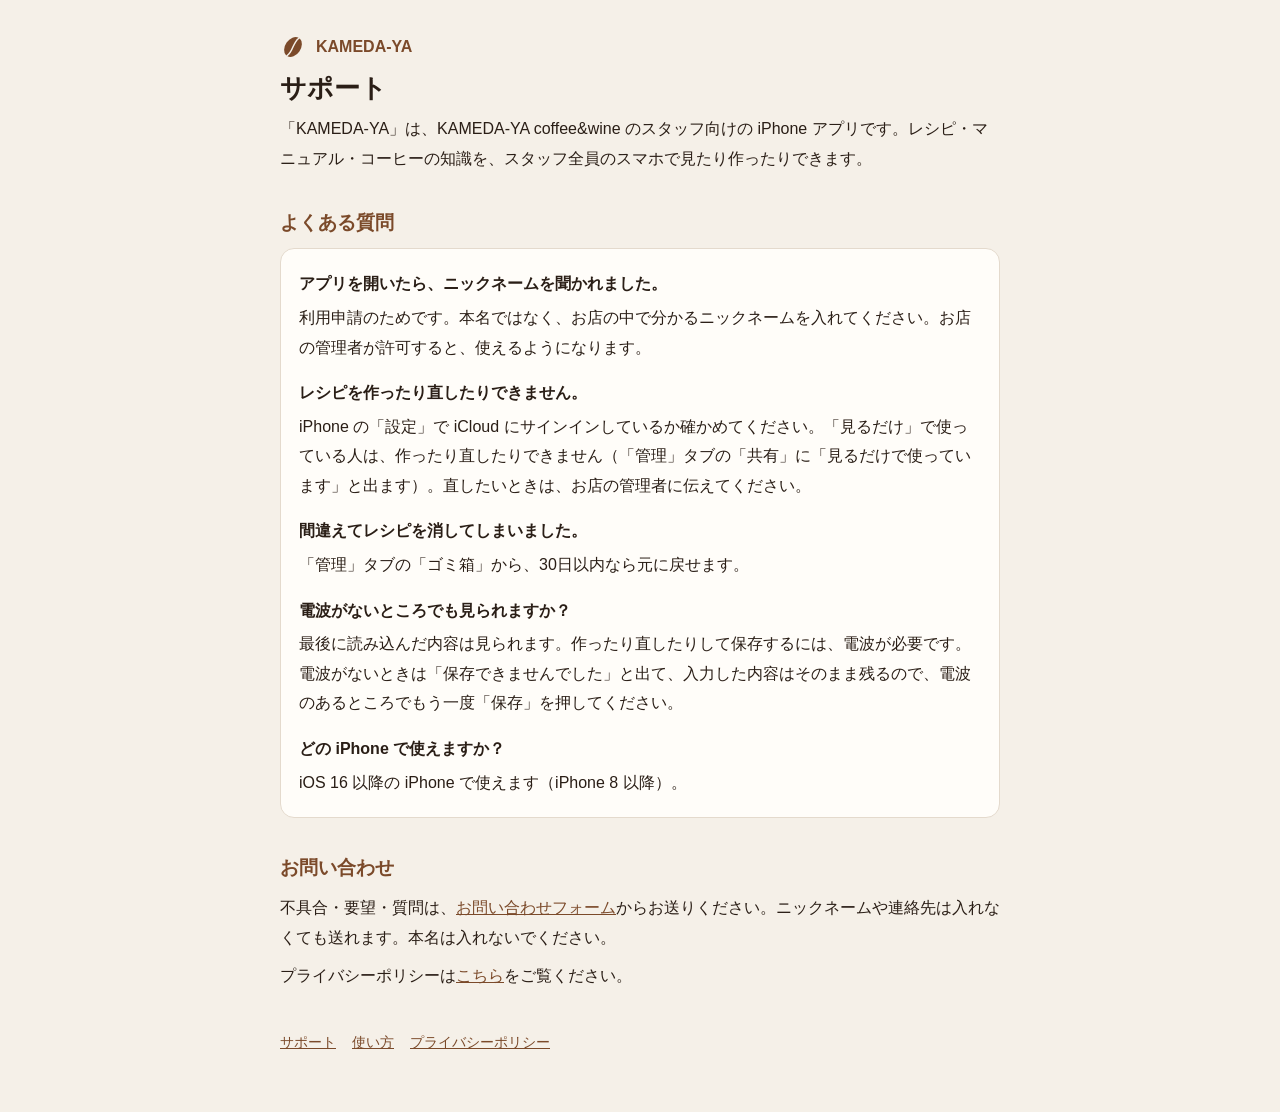
<file: index.html>
<!doctype html>
<html lang="ja">
<head>
<meta charset="utf-8">
<meta name="viewport" content="width=device-width, initial-scale=1">
<title>KAMEDA-YA サポート</title>
<link rel="stylesheet" href="style.css">
</head>
<body>
<main>
<header>
  <svg viewBox="0 0 24 24" aria-hidden="true"><g transform="rotate(35 12 12)" fill="currentColor"><path d="M11.3 2.05 A7.2 10 0 0 0 11.3 21.95 C13.9 17.5 8.7 6.5 11.3 2.05 Z"/><path d="M12.7 2.05 A7.2 10 0 0 1 12.7 21.95 C15.3 17.5 10.1 6.5 12.7 2.05 Z"/></g></svg>
  KAMEDA-YA
</header>
<h1>サポート</h1>
<p>「KAMEDA-YA」は、KAMEDA-YA coffee&amp;wine のスタッフ向けの iPhone アプリです。レシピ・マニュアル・コーヒーの知識を、スタッフ全員のスマホで見たり作ったりできます。</p>

<h2>よくある質問</h2>
<div class="card">
<dl>
  <dt>アプリを開いたら、ニックネームを聞かれました。</dt>
  <dd>利用申請のためです。本名ではなく、お店の中で分かるニックネームを入れてください。お店の管理者が許可すると、使えるようになります。</dd>
  <dt>レシピを作ったり直したりできません。</dt>
  <dd>iPhone の「設定」で iCloud にサインインしているか確かめてください。「見るだけ」で使っている人は、作ったり直したりできません（「管理」タブの「共有」に「見るだけで使っています」と出ます）。直したいときは、お店の管理者に伝えてください。</dd>
  <dt>間違えてレシピを消してしまいました。</dt>
  <dd>「管理」タブの「ゴミ箱」から、30日以内なら元に戻せます。</dd>
  <dt>電波がないところでも見られますか？</dt>
  <dd>最後に読み込んだ内容は見られます。作ったり直したりして保存するには、電波が必要です。電波がないときは「保存できませんでした」と出て、入力した内容はそのまま残るので、電波のあるところでもう一度「保存」を押してください。</dd>
  <dt>どの iPhone で使えますか？</dt>
  <dd>iOS 16 以降の iPhone で使えます（iPhone 8 以降）。</dd>
</dl>
</div>

<h2 id="contact">お問い合わせ</h2>
<p>不具合・要望・質問は、<a href="https://forms.gle/npibHibr62RcUhbM6">お問い合わせフォーム</a>からお送りください。ニックネームや連絡先は入れなくても送れます。本名は入れないでください。</p>
<p>プライバシーポリシーは<a href="privacy.html">こちら</a>をご覧ください。</p>

<nav><a href="index.html">サポート</a><a href="guide.html">使い方</a><a href="privacy.html">プライバシーポリシー</a></nav>
</main>
</body>
</html>
</file>
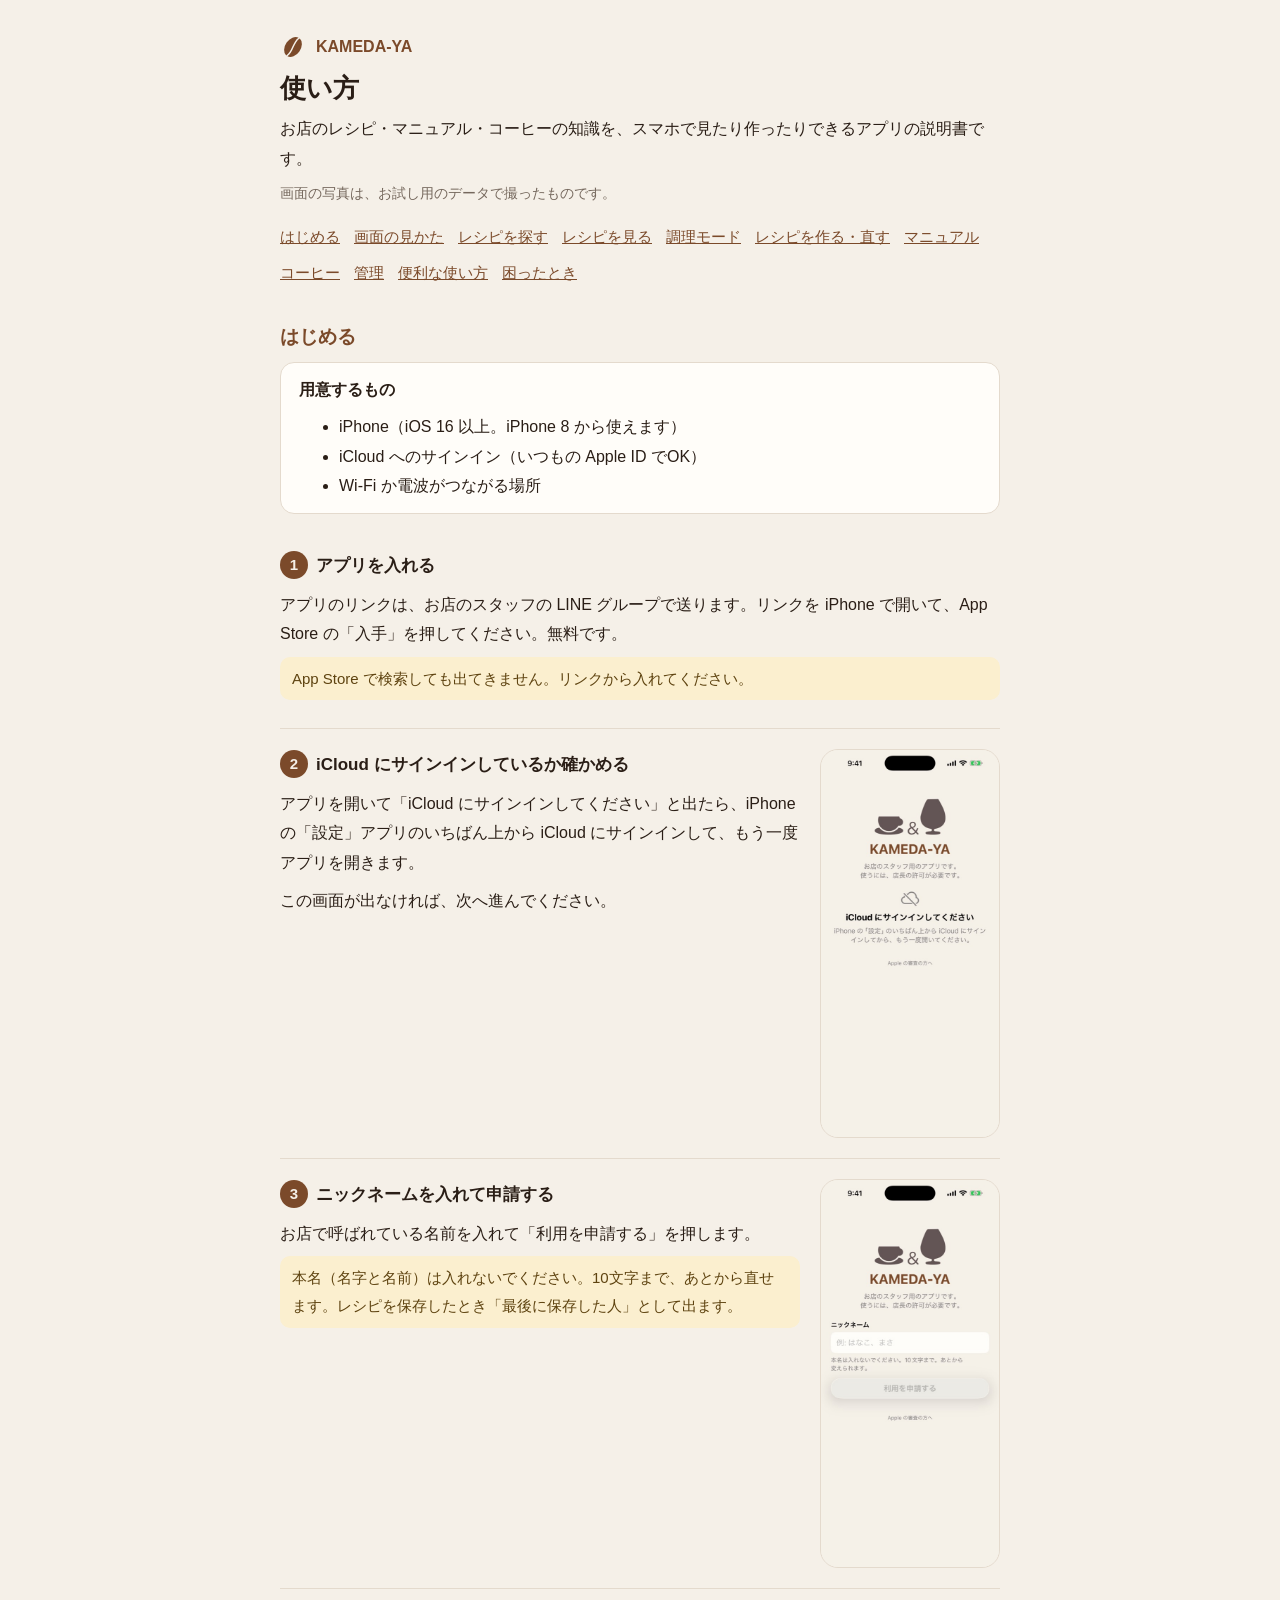
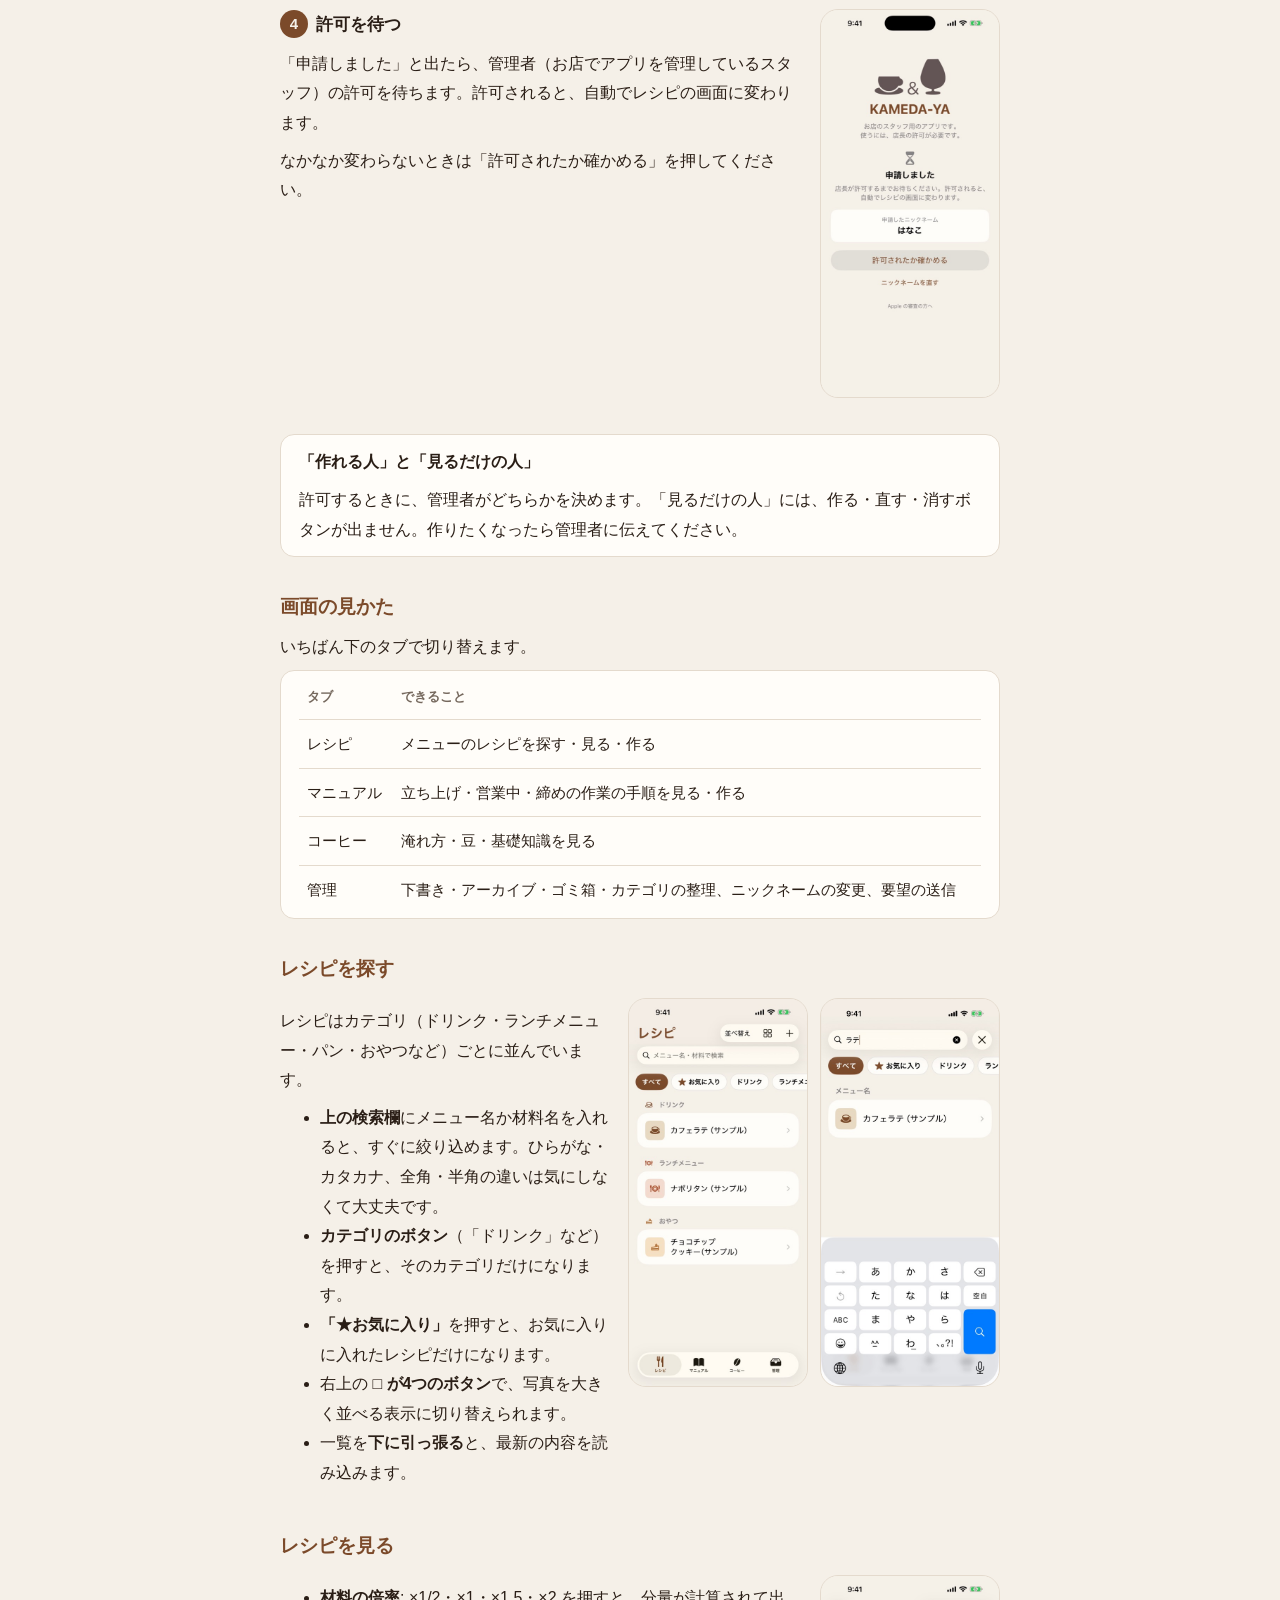
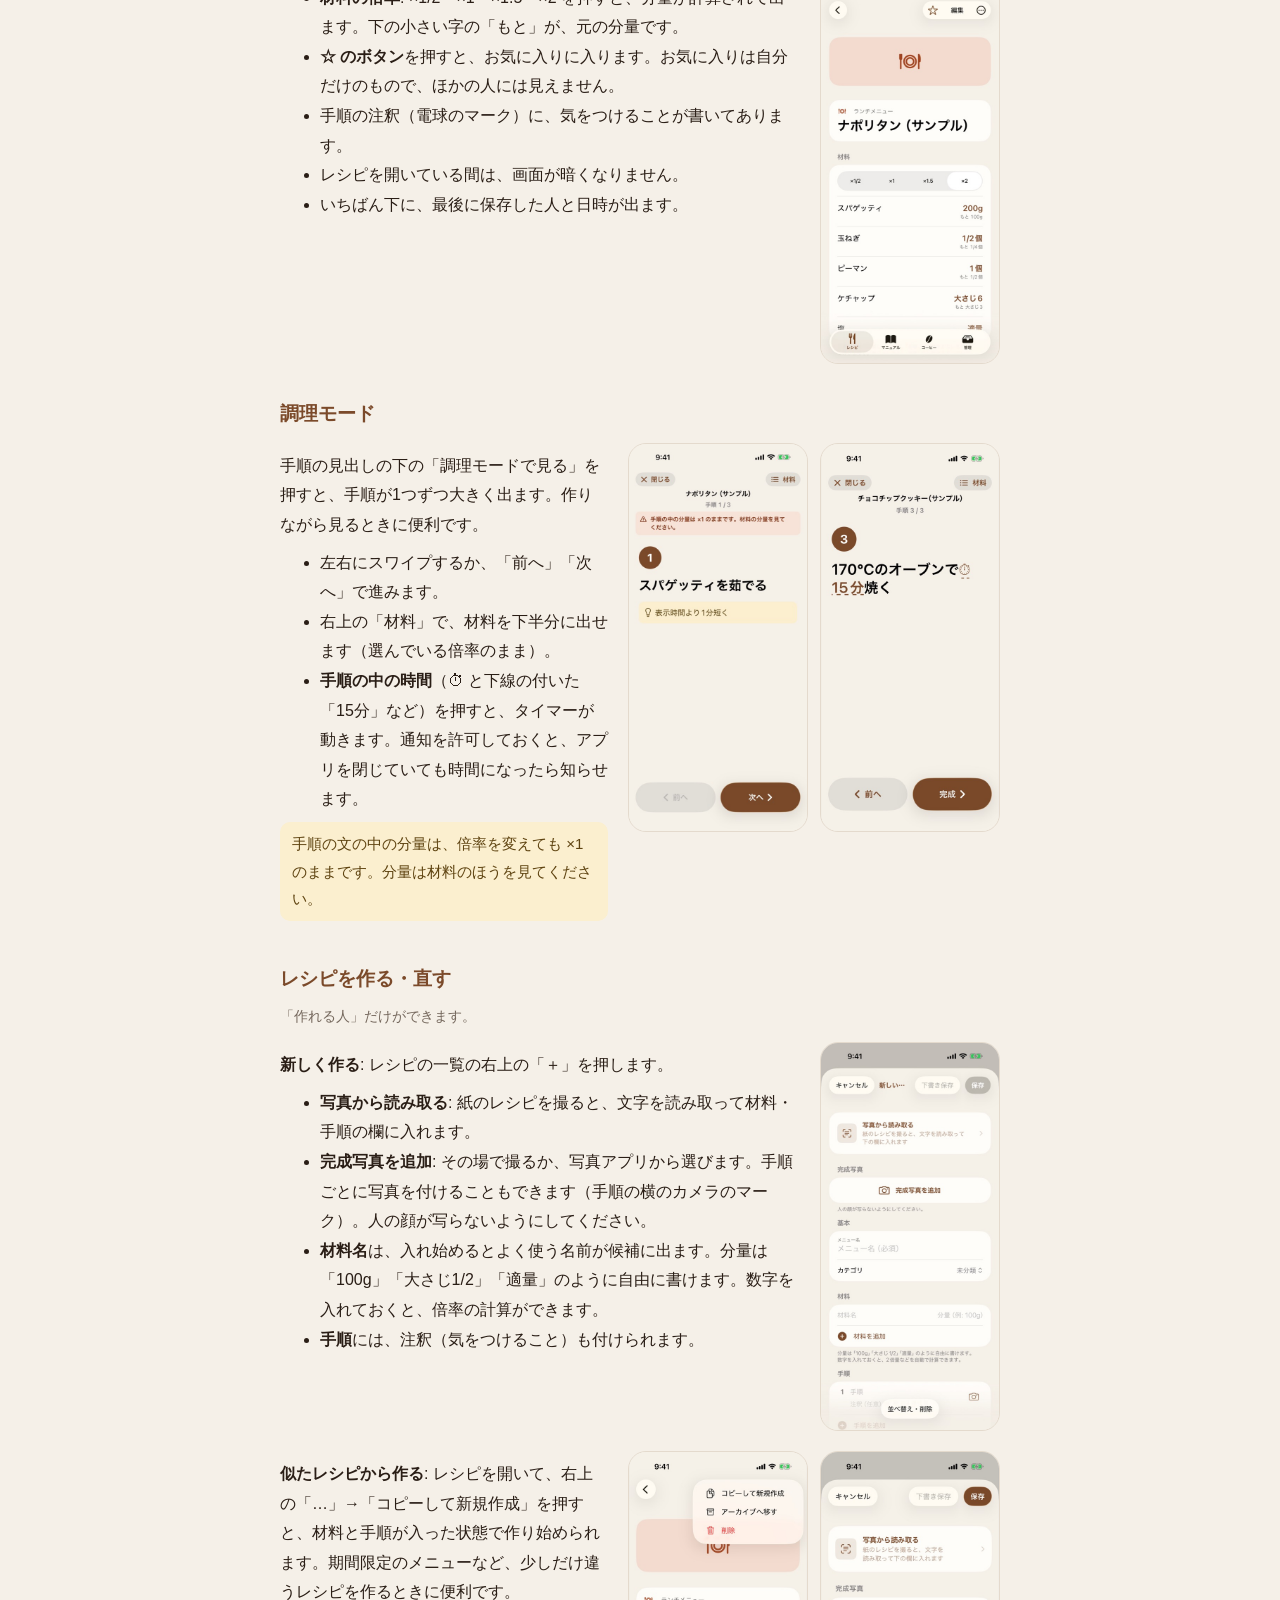
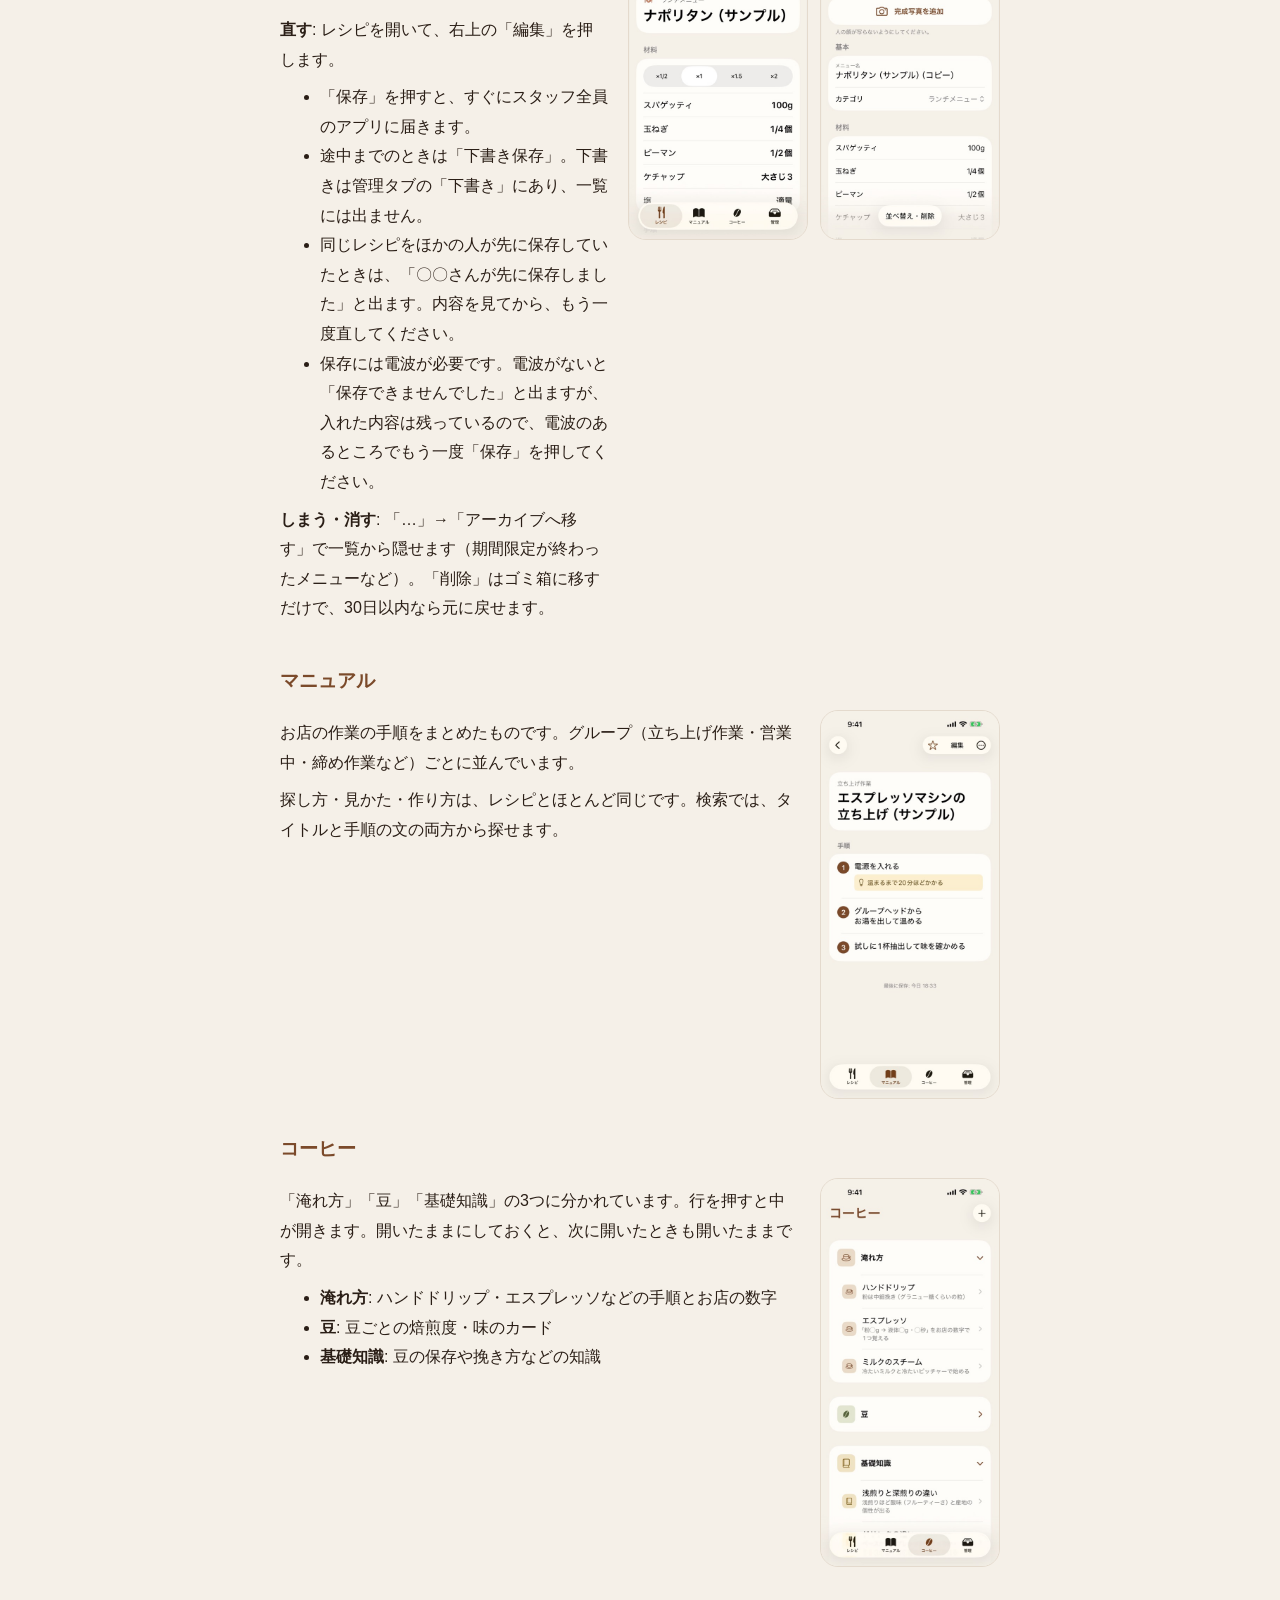
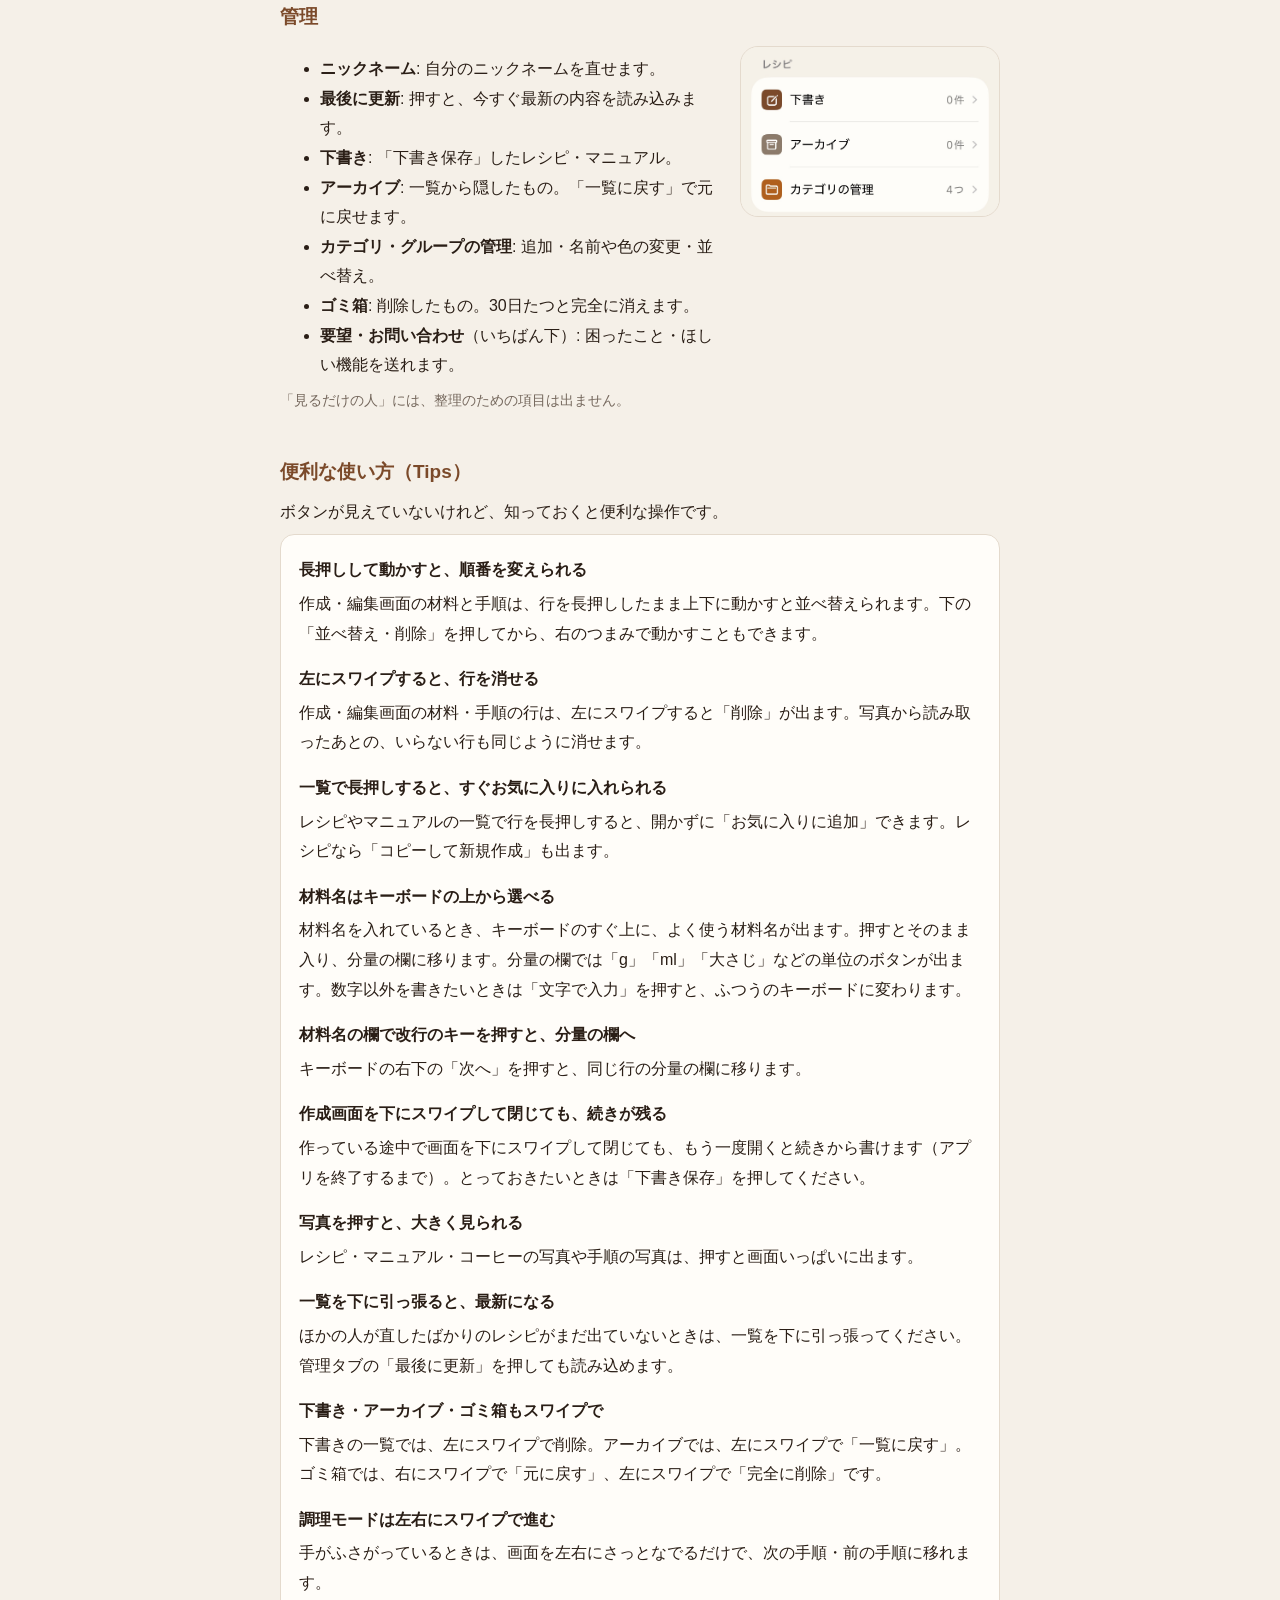
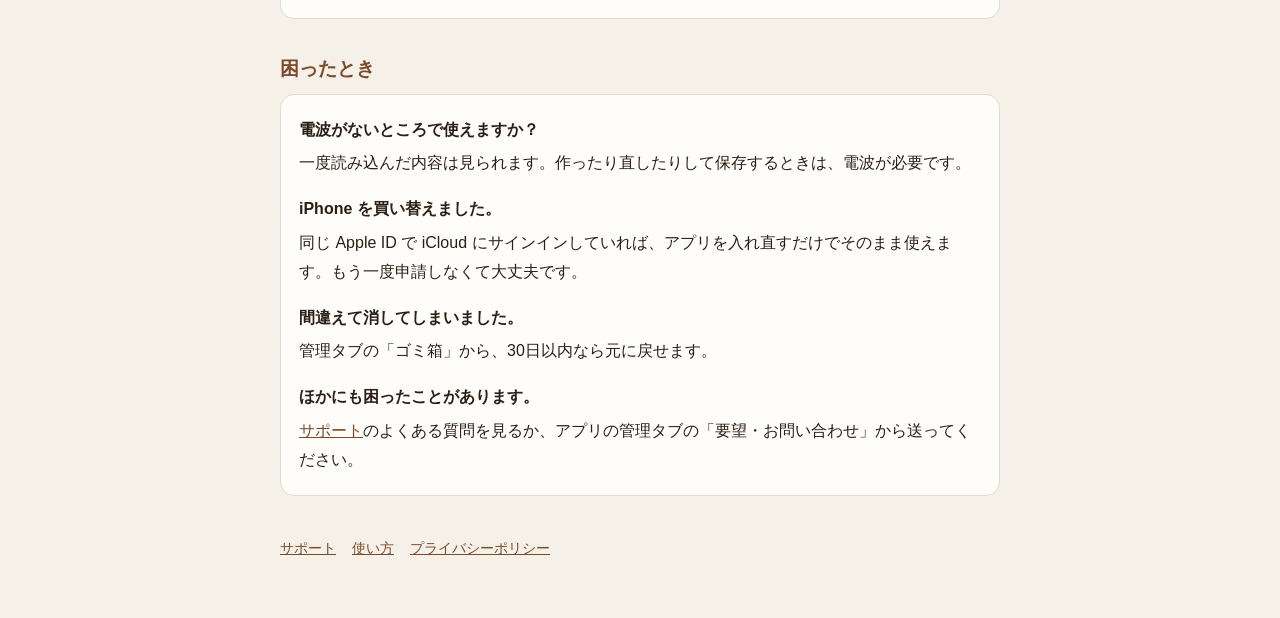
<file: guide.html>
<!doctype html>
<html lang="ja">
<head>
<meta charset="utf-8">
<meta name="viewport" content="width=device-width, initial-scale=1">
<meta name="robots" content="noindex">
<title>KAMEDA-YA 使い方</title>
<link rel="stylesheet" href="style.css">
</head>
<body>
<main>
<header>
  <svg viewBox="0 0 24 24" aria-hidden="true"><g transform="rotate(35 12 12)" fill="currentColor"><path d="M11.3 2.05 A7.2 10 0 0 0 11.3 21.95 C13.9 17.5 8.7 6.5 11.3 2.05 Z"/><path d="M12.7 2.05 A7.2 10 0 0 1 12.7 21.95 C15.3 17.5 10.1 6.5 12.7 2.05 Z"/></g></svg>
  KAMEDA-YA
</header>
<h1>使い方</h1>
<p>お店のレシピ・マニュアル・コーヒーの知識を、スマホで見たり作ったりできるアプリの説明書です。</p>
<p class="updated">画面の写真は、お試し用のデータで撮ったものです。</p>

<nav class="toc" aria-label="もくじ">
  <a href="#start">はじめる</a>
  <a href="#tabs">画面の見かた</a>
  <a href="#find">レシピを探す</a>
  <a href="#view">レシピを見る</a>
  <a href="#cook">調理モード</a>
  <a href="#make">レシピを作る・直す</a>
  <a href="#manual">マニュアル</a>
  <a href="#coffee">コーヒー</a>
  <a href="#manage">管理</a>
  <a href="#tips">便利な使い方</a>
  <a href="#trouble">困ったとき</a>
</nav>

<h2 id="start">はじめる</h2>
<div class="card">
<p><strong>用意するもの</strong></p>
<ul>
  <li>iPhone（iOS 16 以上。iPhone 8 から使えます）</li>
  <li>iCloud へのサインイン（いつもの Apple ID でOK）</li>
  <li>Wi-Fi か電波がつながる場所</li>
</ul>
</div>

<ol class="steps">
  <li>
    <div class="step-text">
      <h3>アプリを入れる</h3>
      <p>アプリのリンクは、お店のスタッフの LINE グループで送ります。リンクを iPhone で開いて、App Store の「入手」を押してください。無料です。</p>
      <p class="note">App Store で検索しても出てきません。リンクから入れてください。</p>
    </div>
  </li>
  <li>
    <div class="step-text">
      <h3>iCloud にサインインしているか確かめる</h3>
      <p>アプリを開いて「iCloud にサインインしてください」と出たら、iPhone の「設定」アプリのいちばん上から iCloud にサインインして、もう一度アプリを開きます。</p>
      <p>この画面が出なければ、次へ進んでください。</p>
    </div>
    <img class="shot" src="images/start-icloud.jpg" alt="「iCloud にサインインしてください」と出ている画面" loading="lazy">
  </li>
  <li>
    <div class="step-text">
      <h3>ニックネームを入れて申請する</h3>
      <p>お店で呼ばれている名前を入れて「利用を申請する」を押します。</p>
      <p class="note">本名（名字と名前）は入れないでください。10文字まで、あとから直せます。レシピを保存したとき「最後に保存した人」として出ます。</p>
    </div>
    <img class="shot" src="images/start-request.jpg" alt="ニックネームを入れる欄と「利用を申請する」ボタン" loading="lazy">
  </li>
  <li>
    <div class="step-text">
      <h3>許可を待つ</h3>
      <p>「申請しました」と出たら、管理者（お店でアプリを管理しているスタッフ）の許可を待ちます。許可されると、自動でレシピの画面に変わります。</p>
      <p>なかなか変わらないときは「許可されたか確かめる」を押してください。</p>
    </div>
    <img class="shot" src="images/start-pending.jpg" alt="「申請しました」と、申請したニックネームが出ている画面" loading="lazy">
  </li>
</ol>

<div class="card">
<p><strong>「作れる人」と「見るだけの人」</strong></p>
<p>許可するときに、管理者がどちらかを決めます。「見るだけの人」には、作る・直す・消すボタンが出ません。作りたくなったら管理者に伝えてください。</p>
</div>

<h2 id="tabs">画面の見かた</h2>
<p>いちばん下のタブで切り替えます。</p>
<div class="card">
<div class="table-wrap">
<table class="tabs">
  <tr><th>タブ</th><th>できること</th></tr>
  <tr><td>レシピ</td><td>メニューのレシピを探す・見る・作る</td></tr>
  <tr><td>マニュアル</td><td>立ち上げ・営業中・締めの作業の手順を見る・作る</td></tr>
  <tr><td>コーヒー</td><td>淹れ方・豆・基礎知識を見る</td></tr>
  <tr><td>管理</td><td>下書き・アーカイブ・ゴミ箱・カテゴリの整理、ニックネームの変更、要望の送信</td></tr>
</table>
</div>
</div>

<h2 id="find">レシピを探す</h2>
<div class="feature">
  <div class="step-text">
    <p>レシピはカテゴリ（ドリンク・ランチメニュー・パン・おやつなど）ごとに並んでいます。</p>
    <ul>
      <li><strong>上の検索欄</strong>にメニュー名か材料名を入れると、すぐに絞り込めます。ひらがな・カタカナ、全角・半角の違いは気にしなくて大丈夫です。</li>
      <li><strong>カテゴリのボタン</strong>（「ドリンク」など）を押すと、そのカテゴリだけになります。</li>
      <li><strong>「★お気に入り」</strong>を押すと、お気に入りに入れたレシピだけになります。</li>
      <li>右上の <strong>□ が4つのボタン</strong>で、写真を大きく並べる表示に切り替えられます。</li>
      <li>一覧を<strong>下に引っ張る</strong>と、最新の内容を読み込みます。</li>
    </ul>
  </div>
  <div class="shots">
    <img class="shot" src="images/recipes.jpg" alt="カテゴリごとに並んだレシピの一覧" loading="lazy">
    <img class="shot" src="images/search.jpg" alt="検索欄に「ラテ」と入れて、カフェラテが出ている画面" loading="lazy">
  </div>
</div>

<h2 id="view">レシピを見る</h2>
<div class="feature">
  <div class="step-text">
    <ul>
      <li><strong>材料の倍率</strong>: ×1/2・×1・×1.5・×2 を押すと、分量が計算されて出ます。下の小さい字の「もと」が、元の分量です。</li>
      <li><strong>☆ のボタン</strong>を押すと、お気に入りに入ります。お気に入りは自分だけのもので、ほかの人には見えません。</li>
      <li>手順の注釈（電球のマーク）に、気をつけることが書いてあります。</li>
      <li>レシピを開いている間は、画面が暗くなりません。</li>
      <li>いちばん下に、最後に保存した人と日時が出ます。</li>
    </ul>
  </div>
  <div class="shots">
    <img class="shot" src="images/detail.jpg" alt="ナポリタンのレシピ。倍率 ×2 で分量が2倍になっている" loading="lazy">
  </div>
</div>

<h2 id="cook">調理モード</h2>
<div class="feature">
  <div class="step-text">
    <p>手順の見出しの下の「調理モードで見る」を押すと、手順が1つずつ大きく出ます。作りながら見るときに便利です。</p>
    <ul>
      <li>左右にスワイプするか、「前へ」「次へ」で進みます。</li>
      <li>右上の「材料」で、材料を下半分に出せます（選んでいる倍率のまま）。</li>
      <li><strong>手順の中の時間</strong>（⏱ と下線の付いた「15分」など）を押すと、タイマーが動きます。通知を許可しておくと、アプリを閉じていても時間になったら知らせます。</li>
    </ul>
    <p class="note">手順の文の中の分量は、倍率を変えても ×1 のままです。分量は材料のほうを見てください。</p>
  </div>
  <div class="shots">
    <img class="shot" src="images/cooking.jpg" alt="調理モードで手順1が大きく出ている画面" loading="lazy">
    <img class="shot" src="images/timer.jpg" alt="手順の中の「15分」に下線とタイマーのマークが付いている画面" loading="lazy">
  </div>
</div>

<h2 id="make">レシピを作る・直す</h2>
<p class="updated">「作れる人」だけができます。</p>
<div class="feature">
  <div class="step-text">
    <p><strong>新しく作る</strong>: レシピの一覧の右上の「＋」を押します。</p>
    <ul>
      <li><strong>写真から読み取る</strong>: 紙のレシピを撮ると、文字を読み取って材料・手順の欄に入れます。</li>
      <li><strong>完成写真を追加</strong>: その場で撮るか、写真アプリから選びます。手順ごとに写真を付けることもできます（手順の横のカメラのマーク）。人の顔が写らないようにしてください。</li>
      <li><strong>材料名</strong>は、入れ始めるとよく使う名前が候補に出ます。分量は「100g」「大さじ1/2」「適量」のように自由に書けます。数字を入れておくと、倍率の計算ができます。</li>
      <li><strong>手順</strong>には、注釈（気をつけること）も付けられます。</li>
    </ul>
  </div>
  <div class="shots">
    <img class="shot" src="images/new-recipe.jpg" alt="新しいレシピの作成画面" loading="lazy">
  </div>
</div>
<div class="feature">
  <div class="step-text">
    <p><strong>似たレシピから作る</strong>: レシピを開いて、右上の「…」→「コピーして新規作成」を押すと、材料と手順が入った状態で作り始められます。期間限定のメニューなど、少しだけ違うレシピを作るときに便利です。</p>
    <p><strong>直す</strong>: レシピを開いて、右上の「編集」を押します。</p>
    <ul>
      <li>「保存」を押すと、すぐにスタッフ全員のアプリに届きます。</li>
      <li>途中までのときは「下書き保存」。下書きは管理タブの「下書き」にあり、一覧には出ません。</li>
      <li>同じレシピをほかの人が先に保存していたときは、「〇〇さんが先に保存しました」と出ます。内容を見てから、もう一度直してください。</li>
      <li>保存には電波が必要です。電波がないと「保存できませんでした」と出ますが、入れた内容は残っているので、電波のあるところでもう一度「保存」を押してください。</li>
    </ul>
    <p><strong>しまう・消す</strong>: 「…」→「アーカイブへ移す」で一覧から隠せます（期間限定が終わったメニューなど）。「削除」はゴミ箱に移すだけで、30日以内なら元に戻せます。</p>
  </div>
  <div class="shots">
    <img class="shot" src="images/menu.jpg" alt="「…」を押すと「コピーして新規作成」「アーカイブへ移す」「削除」が出る" loading="lazy">
    <img class="shot" src="images/copy.jpg" alt="コピーして作り始めた画面。メニュー名に（コピー）が付いている" loading="lazy">
  </div>
</div>

<h2 id="manual">マニュアル</h2>
<div class="feature">
  <div class="step-text">
    <p>お店の作業の手順をまとめたものです。グループ（立ち上げ作業・営業中・締め作業など）ごとに並んでいます。</p>
    <p>探し方・見かた・作り方は、レシピとほとんど同じです。検索では、タイトルと手順の文の両方から探せます。</p>
  </div>
  <div class="shots">
    <img class="shot" src="images/manual.jpg" alt="マニュアルの詳しい画面。手順に番号と注釈が付いている" loading="lazy">
  </div>
</div>

<h2 id="coffee">コーヒー</h2>
<div class="feature">
  <div class="step-text">
    <p>「淹れ方」「豆」「基礎知識」の3つに分かれています。行を押すと中が開きます。開いたままにしておくと、次に開いたときも開いたままです。</p>
    <ul>
      <li><strong>淹れ方</strong>: ハンドドリップ・エスプレッソなどの手順とお店の数字</li>
      <li><strong>豆</strong>: 豆ごとの焙煎度・味のカード</li>
      <li><strong>基礎知識</strong>: 豆の保存や挽き方などの知識</li>
    </ul>
  </div>
  <div class="shots">
    <img class="shot" src="images/coffee.jpg" alt="コーヒーのタブ。淹れ方と基礎知識が開いている" loading="lazy">
  </div>
</div>

<h2 id="manage">管理</h2>
<div class="feature">
  <div class="step-text">
    <ul>
      <li><strong>ニックネーム</strong>: 自分のニックネームを直せます。</li>
      <li><strong>最後に更新</strong>: 押すと、今すぐ最新の内容を読み込みます。</li>
      <li><strong>下書き</strong>: 「下書き保存」したレシピ・マニュアル。</li>
      <li><strong>アーカイブ</strong>: 一覧から隠したもの。「一覧に戻す」で元に戻せます。</li>
      <li><strong>カテゴリ・グループの管理</strong>: 追加・名前や色の変更・並べ替え。</li>
      <li><strong>ゴミ箱</strong>: 削除したもの。30日たつと完全に消えます。</li>
      <li><strong>要望・お問い合わせ</strong>（いちばん下）: 困ったこと・ほしい機能を送れます。</li>
    </ul>
    <p class="updated">「見るだけの人」には、整理のための項目は出ません。</p>
  </div>
  <div class="shots">
    <img class="shot wide" src="images/manage.jpg" alt="管理タブの、下書き・アーカイブ・カテゴリの管理の行" loading="lazy">
  </div>
</div>

<h2 id="tips">便利な使い方（Tips）</h2>
<p>ボタンが見えていないけれど、知っておくと便利な操作です。</p>
<div class="card">
<dl class="tips">
  <dt>長押しして動かすと、順番を変えられる</dt>
  <dd>作成・編集画面の材料と手順は、行を長押ししたまま上下に動かすと並べ替えられます。下の「並べ替え・削除」を押してから、右のつまみで動かすこともできます。</dd>
  <dt>左にスワイプすると、行を消せる</dt>
  <dd>作成・編集画面の材料・手順の行は、左にスワイプすると「削除」が出ます。写真から読み取ったあとの、いらない行も同じように消せます。</dd>
  <dt>一覧で長押しすると、すぐお気に入りに入れられる</dt>
  <dd>レシピやマニュアルの一覧で行を長押しすると、開かずに「お気に入りに追加」できます。レシピなら「コピーして新規作成」も出ます。</dd>
  <dt>材料名はキーボードの上から選べる</dt>
  <dd>材料名を入れているとき、キーボードのすぐ上に、よく使う材料名が出ます。押すとそのまま入り、分量の欄に移ります。分量の欄では「g」「ml」「大さじ」などの単位のボタンが出ます。数字以外を書きたいときは「文字で入力」を押すと、ふつうのキーボードに変わります。</dd>
  <dt>材料名の欄で改行のキーを押すと、分量の欄へ</dt>
  <dd>キーボードの右下の「次へ」を押すと、同じ行の分量の欄に移ります。</dd>
  <dt>作成画面を下にスワイプして閉じても、続きが残る</dt>
  <dd>作っている途中で画面を下にスワイプして閉じても、もう一度開くと続きから書けます（アプリを終了するまで）。とっておきたいときは「下書き保存」を押してください。</dd>
  <dt>写真を押すと、大きく見られる</dt>
  <dd>レシピ・マニュアル・コーヒーの写真や手順の写真は、押すと画面いっぱいに出ます。</dd>
  <dt>一覧を下に引っ張ると、最新になる</dt>
  <dd>ほかの人が直したばかりのレシピがまだ出ていないときは、一覧を下に引っ張ってください。管理タブの「最後に更新」を押しても読み込めます。</dd>
  <dt>下書き・アーカイブ・ゴミ箱もスワイプで</dt>
  <dd>下書きの一覧では、左にスワイプで削除。アーカイブでは、左にスワイプで「一覧に戻す」。ゴミ箱では、右にスワイプで「元に戻す」、左にスワイプで「完全に削除」です。</dd>
  <dt>調理モードは左右にスワイプで進む</dt>
  <dd>手がふさがっているときは、画面を左右にさっとなでるだけで、次の手順・前の手順に移れます。</dd>
</dl>
</div>

<h2 id="trouble">困ったとき</h2>
<div class="card">
<dl>
  <dt>電波がないところで使えますか？</dt>
  <dd>一度読み込んだ内容は見られます。作ったり直したりして保存するときは、電波が必要です。</dd>
  <dt>iPhone を買い替えました。</dt>
  <dd>同じ Apple ID で iCloud にサインインしていれば、アプリを入れ直すだけでそのまま使えます。もう一度申請しなくて大丈夫です。</dd>
  <dt>間違えて消してしまいました。</dt>
  <dd>管理タブの「ゴミ箱」から、30日以内なら元に戻せます。</dd>
  <dt>ほかにも困ったことがあります。</dt>
  <dd><a href="index.html">サポート</a>のよくある質問を見るか、アプリの管理タブの「要望・お問い合わせ」から送ってください。</dd>
</dl>
</div>

<nav><a href="index.html">サポート</a><a href="guide.html">使い方</a><a href="privacy.html">プライバシーポリシー</a></nav>
</main>
</body>
</html>
</file>
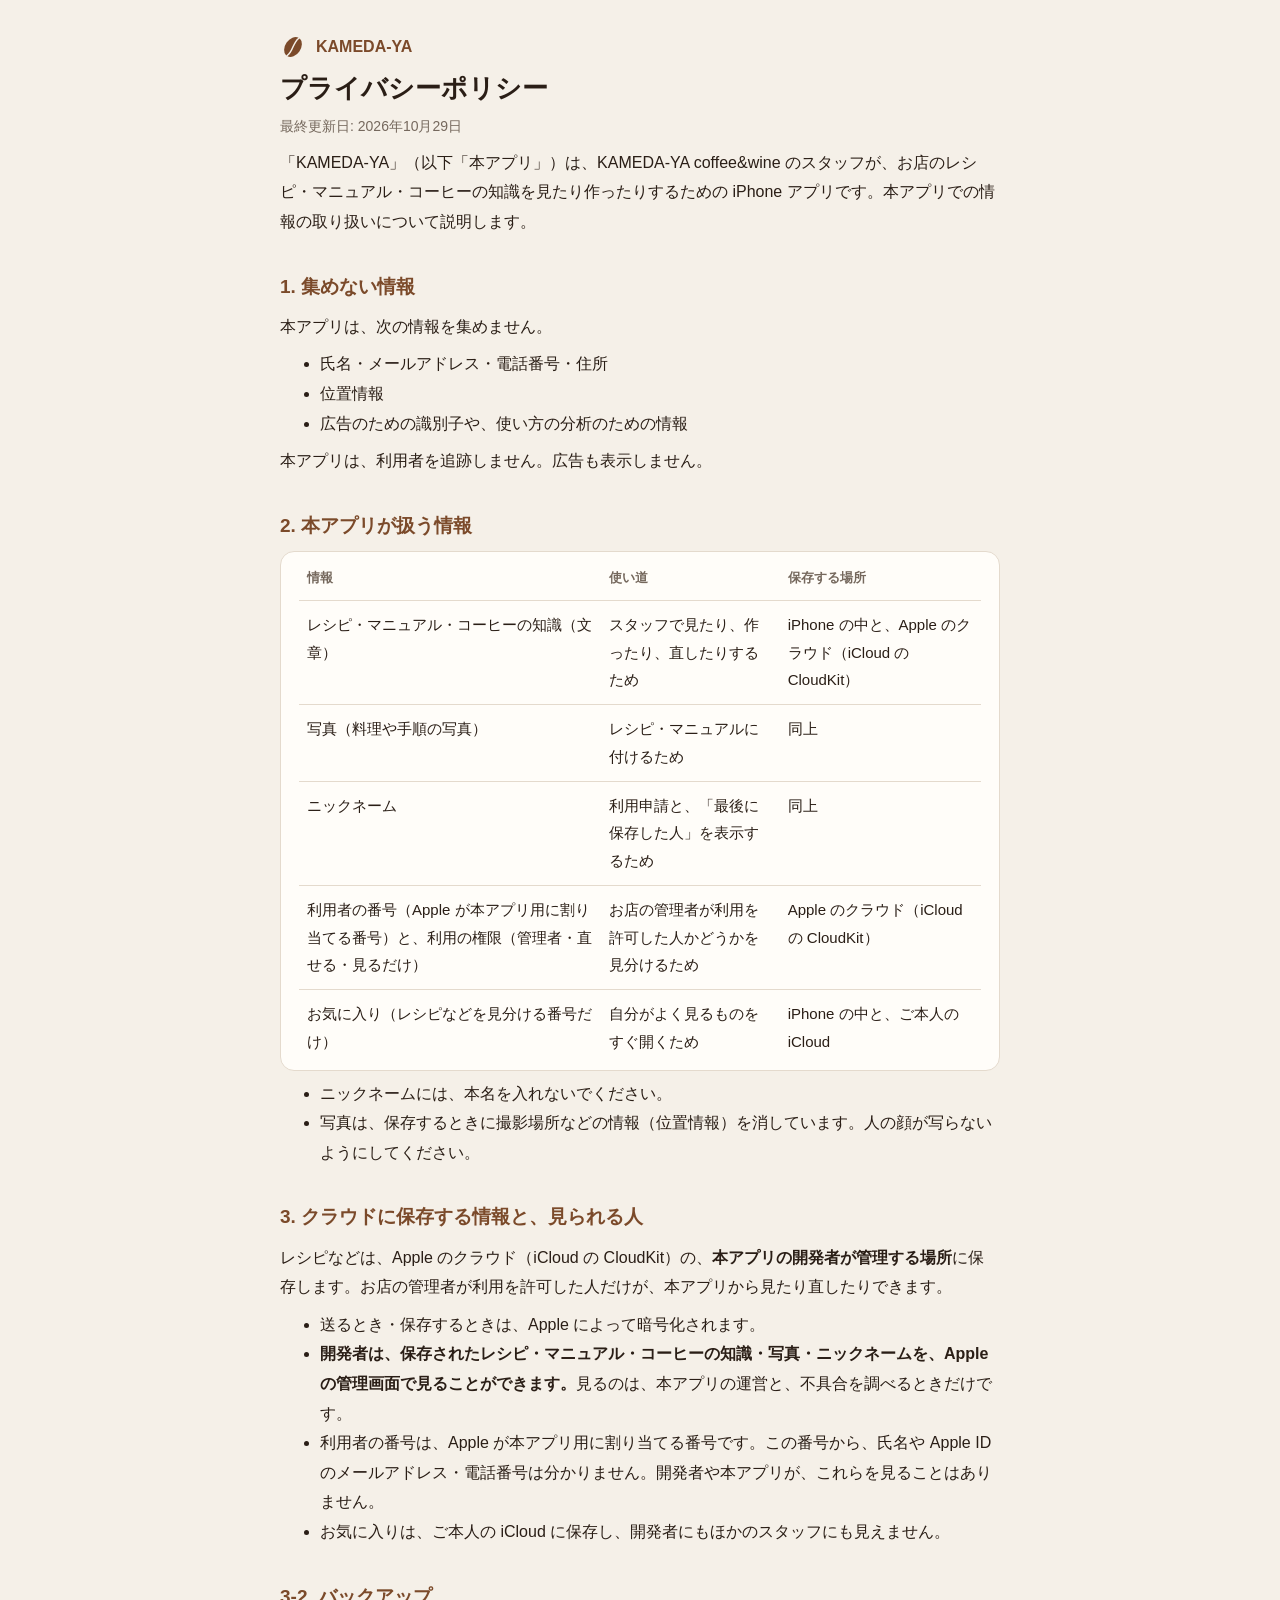
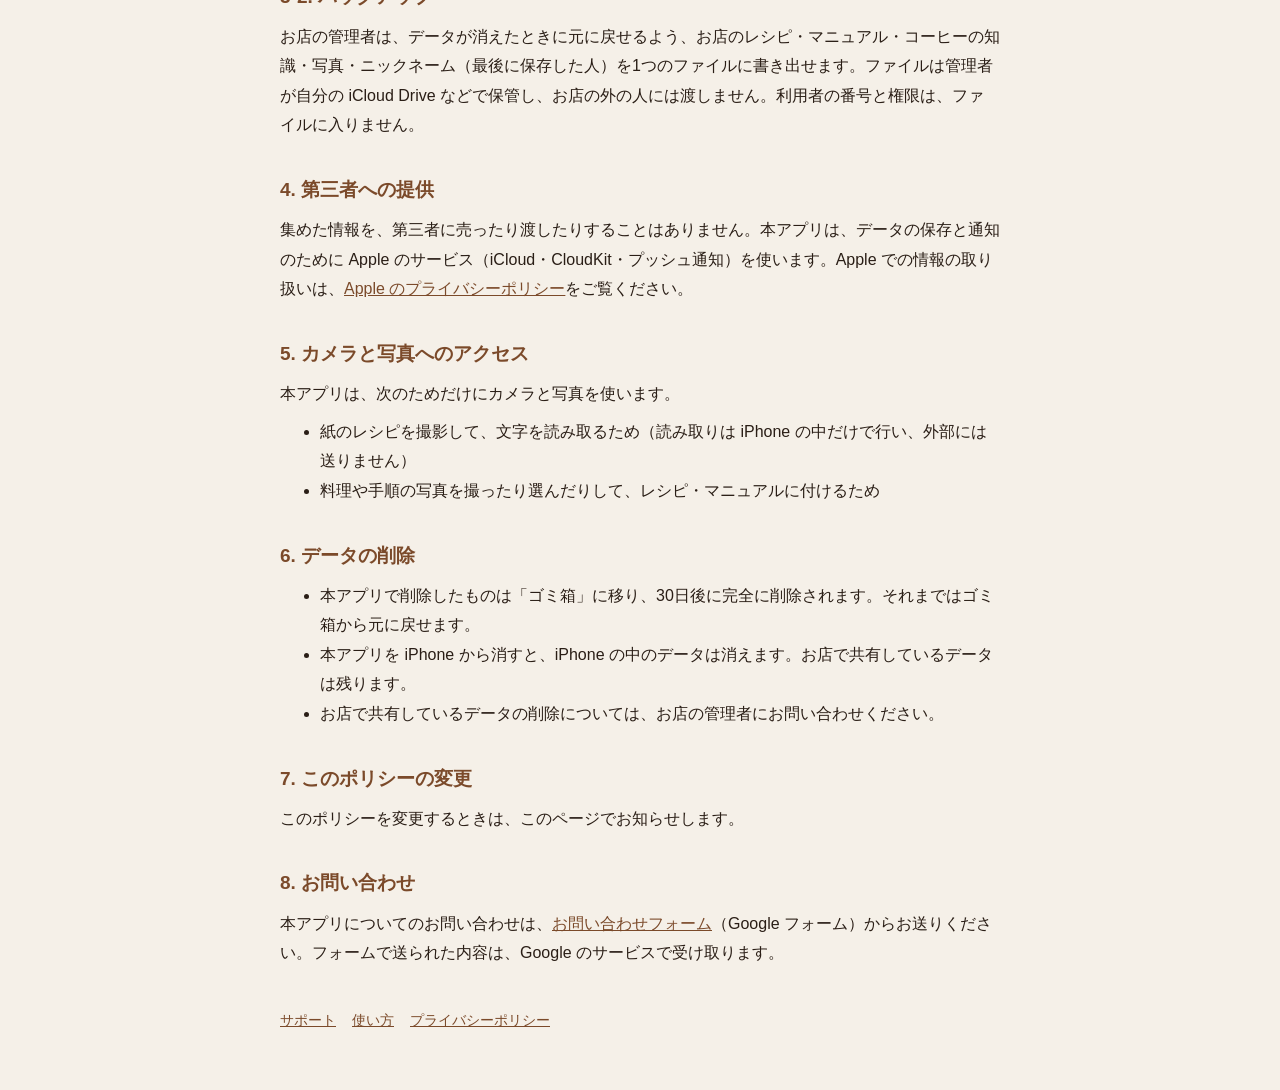
<file: privacy.html>
<!doctype html>
<html lang="ja">
<head>
<meta charset="utf-8">
<meta name="viewport" content="width=device-width, initial-scale=1">
<title>KAMEDA-YA プライバシーポリシー</title>
<link rel="stylesheet" href="style.css">
</head>
<body>
<main>
<header>
  <svg viewBox="0 0 24 24" aria-hidden="true"><g transform="rotate(35 12 12)" fill="currentColor"><path d="M11.3 2.05 A7.2 10 0 0 0 11.3 21.95 C13.9 17.5 8.7 6.5 11.3 2.05 Z"/><path d="M12.7 2.05 A7.2 10 0 0 1 12.7 21.95 C15.3 17.5 10.1 6.5 12.7 2.05 Z"/></g></svg>
  KAMEDA-YA
</header>
<h1>プライバシーポリシー</h1>
<p class="updated">最終更新日: 2026年10月29日</p>

<p>「KAMEDA-YA」（以下「本アプリ」）は、KAMEDA-YA coffee&amp;wine のスタッフが、お店のレシピ・マニュアル・コーヒーの知識を見たり作ったりするための iPhone アプリです。本アプリでの情報の取り扱いについて説明します。</p>

<h2>1. 集めない情報</h2>
<p>本アプリは、次の情報を集めません。</p>
<ul>
  <li>氏名・メールアドレス・電話番号・住所</li>
  <li>位置情報</li>
  <li>広告のための識別子や、使い方の分析のための情報</li>
</ul>
<p>本アプリは、利用者を追跡しません。広告も表示しません。</p>

<h2>2. 本アプリが扱う情報</h2>
<div class="card table-wrap">
<table>
  <thead><tr><th>情報</th><th>使い道</th><th>保存する場所</th></tr></thead>
  <tbody>
    <tr><td>レシピ・マニュアル・コーヒーの知識（文章）</td><td>スタッフで見たり、作ったり、直したりするため</td><td>iPhone の中と、Apple のクラウド（iCloud の CloudKit）</td></tr>
    <tr><td>写真（料理や手順の写真）</td><td>レシピ・マニュアルに付けるため</td><td>同上</td></tr>
    <tr><td>ニックネーム</td><td>利用申請と、「最後に保存した人」を表示するため</td><td>同上</td></tr>
    <tr><td>利用者の番号（Apple が本アプリ用に割り当てる番号）と、利用の権限（管理者・直せる・見るだけ）</td><td>お店の管理者が利用を許可した人かどうかを見分けるため</td><td>Apple のクラウド（iCloud の CloudKit）</td></tr>
    <tr><td>お気に入り（レシピなどを見分ける番号だけ）</td><td>自分がよく見るものをすぐ開くため</td><td>iPhone の中と、ご本人の iCloud</td></tr>
  </tbody>
</table>
</div>
<ul>
  <li>ニックネームには、本名を入れないでください。</li>
  <li>写真は、保存するときに撮影場所などの情報（位置情報）を消しています。人の顔が写らないようにしてください。</li>
</ul>

<h2>3. クラウドに保存する情報と、見られる人</h2>
<p>レシピなどは、Apple のクラウド（iCloud の CloudKit）の、<strong>本アプリの開発者が管理する場所</strong>に保存します。お店の管理者が利用を許可した人だけが、本アプリから見たり直したりできます。</p>
<ul>
  <li>送るとき・保存するときは、Apple によって暗号化されます。</li>
  <li><strong>開発者は、保存されたレシピ・マニュアル・コーヒーの知識・写真・ニックネームを、Apple の管理画面で見ることができます。</strong>見るのは、本アプリの運営と、不具合を調べるときだけです。</li>
  <li>利用者の番号は、Apple が本アプリ用に割り当てる番号です。この番号から、氏名や Apple ID のメールアドレス・電話番号は分かりません。開発者や本アプリが、これらを見ることはありません。</li>
  <li>お気に入りは、ご本人の iCloud に保存し、開発者にもほかのスタッフにも見えません。</li>
</ul>

<h2>3-2. バックアップ</h2>
<p>お店の管理者は、データが消えたときに元に戻せるよう、お店のレシピ・マニュアル・コーヒーの知識・写真・ニックネーム（最後に保存した人）を1つのファイルに書き出せます。ファイルは管理者が自分の iCloud Drive などで保管し、お店の外の人には渡しません。利用者の番号と権限は、ファイルに入りません。</p>

<h2>4. 第三者への提供</h2>
<p>集めた情報を、第三者に売ったり渡したりすることはありません。本アプリは、データの保存と通知のために Apple のサービス（iCloud・CloudKit・プッシュ通知）を使います。Apple での情報の取り扱いは、<a href="https://www.apple.com/jp/legal/privacy/">Apple のプライバシーポリシー</a>をご覧ください。</p>

<h2>5. カメラと写真へのアクセス</h2>
<p>本アプリは、次のためだけにカメラと写真を使います。</p>
<ul>
  <li>紙のレシピを撮影して、文字を読み取るため（読み取りは iPhone の中だけで行い、外部には送りません）</li>
  <li>料理や手順の写真を撮ったり選んだりして、レシピ・マニュアルに付けるため</li>
</ul>

<h2>6. データの削除</h2>
<ul>
  <li>本アプリで削除したものは「ゴミ箱」に移り、30日後に完全に削除されます。それまではゴミ箱から元に戻せます。</li>
  <li>本アプリを iPhone から消すと、iPhone の中のデータは消えます。お店で共有しているデータは残ります。</li>
  <li>お店で共有しているデータの削除については、お店の管理者にお問い合わせください。</li>
</ul>

<h2>7. このポリシーの変更</h2>
<p>このポリシーを変更するときは、このページでお知らせします。</p>

<h2>8. お問い合わせ</h2>
<p>本アプリについてのお問い合わせは、<a href="https://forms.gle/npibHibr62RcUhbM6">お問い合わせフォーム</a>（Google フォーム）からお送りください。フォームで送られた内容は、Google のサービスで受け取ります。</p>

<nav><a href="index.html">サポート</a><a href="guide.html">使い方</a><a href="privacy.html">プライバシーポリシー</a></nav>
</main>
</body>
</html>
</file>
<file: style.css>
:root {
  --bg: #F5F0E8; --card: #FFFDF9; --ink: #2A1E16; --muted: #75685D; --line: #E4DACD; --accent: #7B4A2A; --note-bg: #FBEFCF; --note-ink: #5E4310;
}
@media (prefers-color-scheme: dark) {
  :root { color-scheme: dark; --bg: #16120F; --card: #231D18; --ink: #F2EAE0; --muted: #B3A595; --line: #3A3129; --accent: #D9A877; --note-bg: #3A2E16; --note-ink: #F2DCA6; }
}
* { box-sizing: border-box; }
body {
  margin: 0; padding: 32px 16px 56px; background: var(--bg); color: var(--ink);
  font-family: "Hiragino Sans", "Hiragino Kaku Gothic ProN", "Yu Gothic", "Noto Sans JP", sans-serif;
  font-size: 16px; line-height: 1.85;
}
main { max-width: 720px; margin: 0 auto; }
header { display: flex; align-items: center; gap: 10px; color: var(--accent); font-weight: 700; margin-bottom: 8px; }
header svg { width: 26px; height: 26px; }
h1 { font-size: 26px; line-height: 1.4; margin: 8px 0 4px; }
h2 { font-size: 19px; margin: 32px 0 8px; color: var(--accent); }
p, ul { margin: 8px 0; }
.updated { color: var(--muted); font-size: 14px; }
.card { background: var(--card); border: 1px solid var(--line); border-radius: 14px; padding: 4px 18px; }
table { width: 100%; border-collapse: collapse; font-size: 15px; }
th, td { text-align: left; vertical-align: top; padding: 10px 8px; border-bottom: 1px solid var(--line); }
tr:last-child td { border-bottom: none; }
th { color: var(--muted); font-size: 13px; }
.table-wrap { overflow-x: auto; }
dt { font-weight: 700; margin-top: 16px; }
dd { margin: 4px 0 0; }
a { color: var(--accent); }
nav { margin-top: 40px; font-size: 14px; color: var(--muted); display: flex; gap: 16px; flex-wrap: wrap; }

/* 使い方のページ（guide.html） */
h3 { font-size: 17px; margin: 0 0 4px; }
.toc { margin: 16px 0 0; gap: 8px 14px; font-size: 15px; }
.note { background: var(--note-bg); color: var(--note-ink); border-radius: 10px; padding: 8px 12px; font-size: 15px; }
ol.steps { list-style: none; margin: 16px 0; padding: 0; counter-reset: step; }
ol.steps > li { counter-increment: step; display: grid; grid-template-columns: minmax(0, 1fr) 180px; gap: 20px; align-items: start; padding: 20px 0; border-top: 1px solid var(--line); }
ol.steps > li:first-child { border-top: 0; }
ol.steps h3::before { content: counter(step); display: inline-grid; place-items: center; width: 28px; height: 28px; margin-right: 8px; border-radius: 50%; background: var(--accent); color: var(--bg); font-size: 15px; vertical-align: 1px; }
ol.steps > li:not(:has(img)) { grid-template-columns: 1fr; }
.step-text { min-width: 0; }
.feature { display: grid; grid-template-columns: minmax(0, 1fr) auto; gap: 20px; align-items: start; margin: 12px 0 20px; }
.shots { display: flex; gap: 12px; }
.shot { width: 180px; max-width: 100%; height: auto; border-radius: 18px; border: 1px solid var(--line); display: block; }
.shot.wide { width: 260px; }
@media (max-width: 620px) {
  ol.steps > li, .feature { grid-template-columns: 1fr; }
  .shots { justify-content: center; flex-wrap: wrap; }
  .shot { width: min(42vw, 200px); }
  .shot.wide { width: min(92vw, 320px); }
}
table.tabs td:first-child { white-space: nowrap; }
</file>
